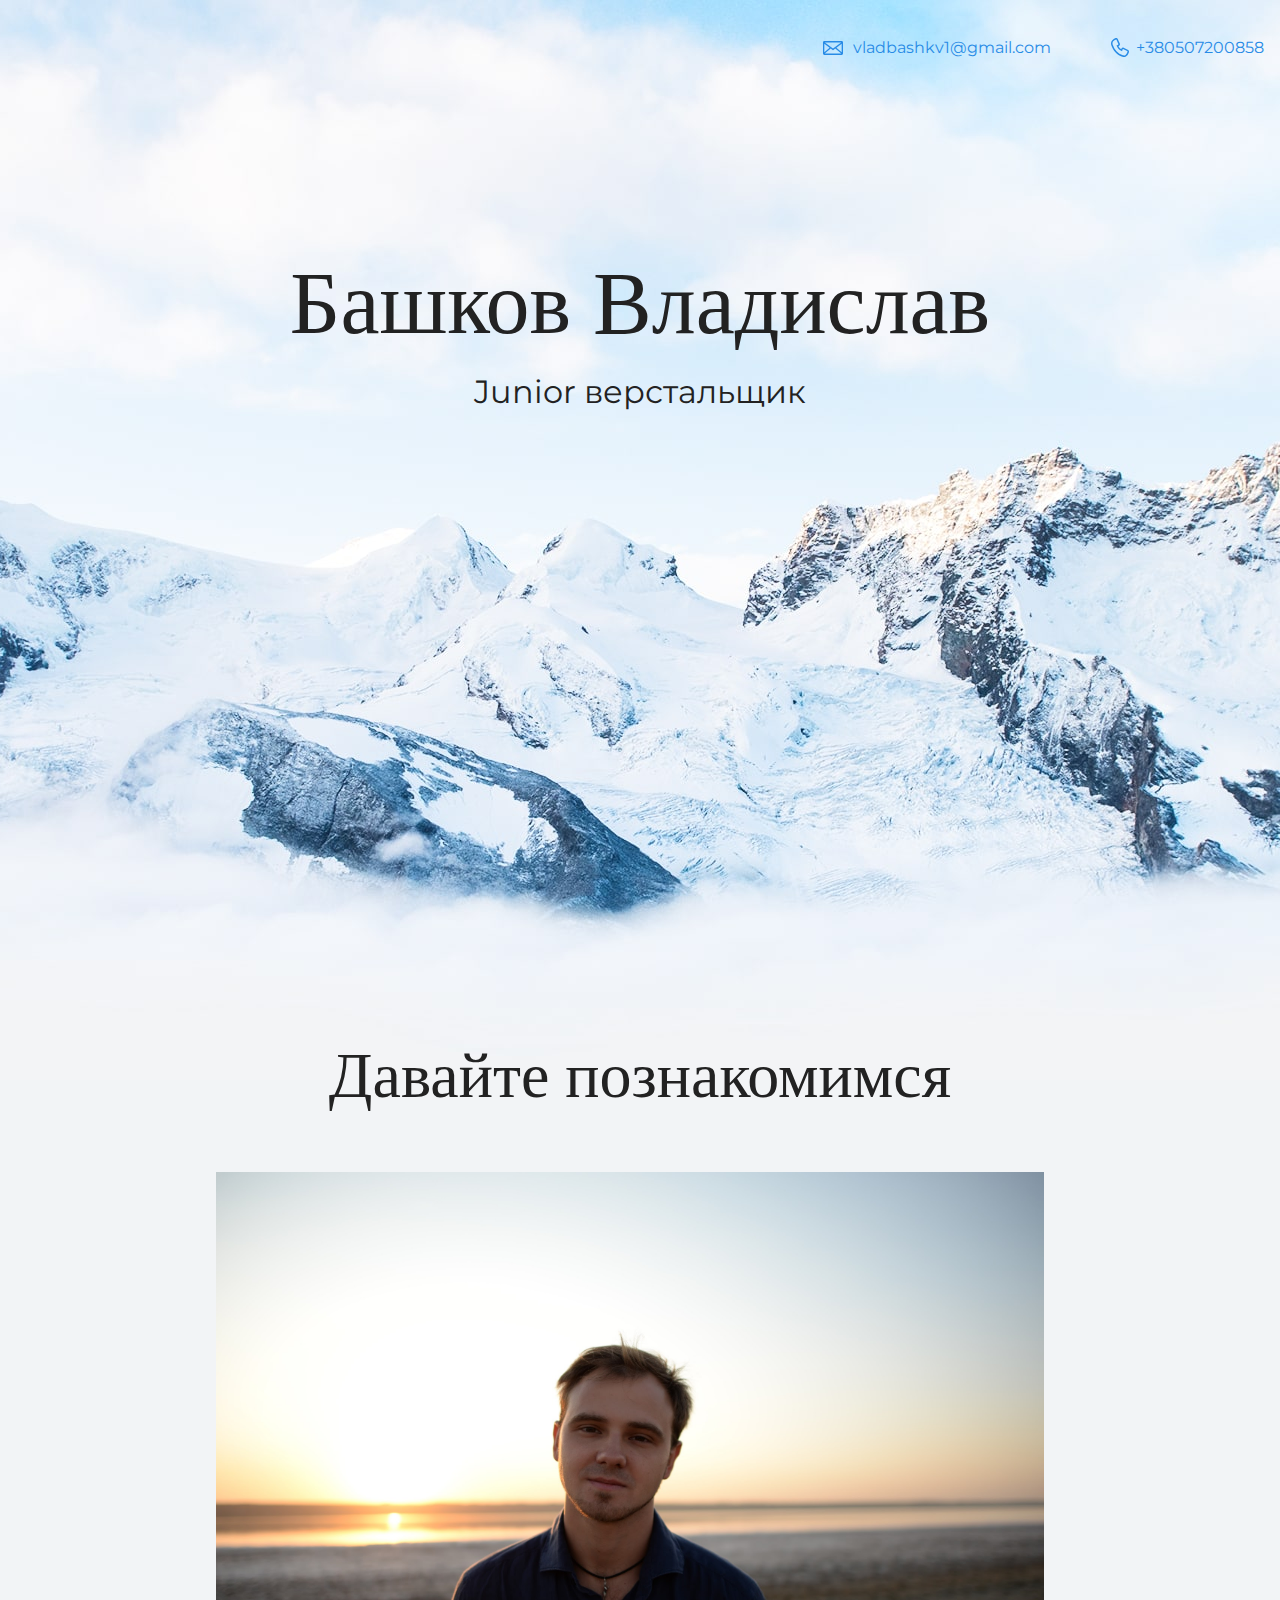
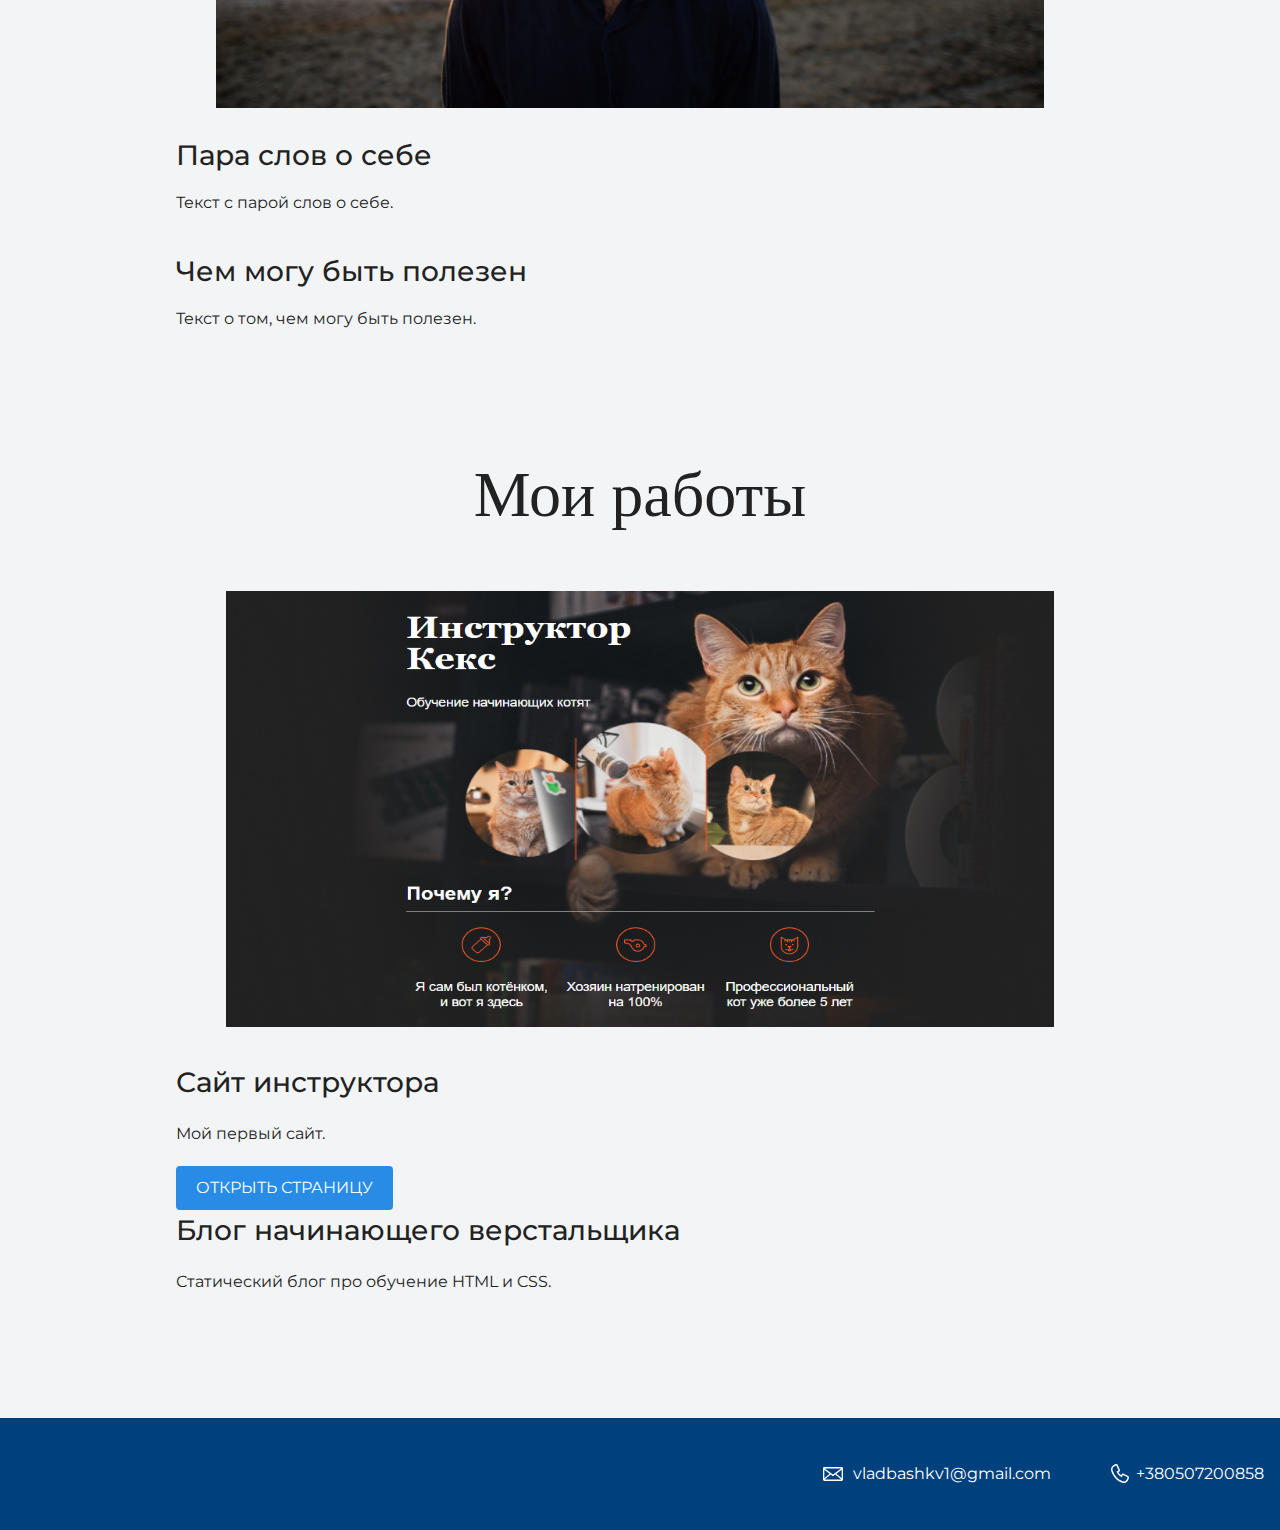
<file: index.html>
<!DOCTYPE html>
<html lang="ru">
  <head>
    <meta charset="UTF-8">
    <link rel="stylesheet" href="style.css">
    <title>Портфолио Junior верстальщика</title>
    <link href="https://fonts.googleapis.com/css?family=Montserrat:400,500,700|Old+Standard+TT&display=swap&subset=cyrillic" rel="stylesheet"> 
  </head>

  <body>
    <header class="page-header">
      <div class="container">
      <a class="header-email" href="vladbashkv1@gmail.com"> vladbashkv1@gmail.com</a>
      <a class="header-phone" href="tel:+380507200858"> +380507200858</a>
      </div>
    </header>
    

    <section class="hero-image">
      <div class="container">
        <h1 class="heading">Башков Владислав</h1>
        <p>Junior верстальщик</p>
      </div>
    </section>

    <section class="intro">
      <div class="container">
        <h2 class="subheading">Давайте познакомимся</h2>
        <figure>
          <img src="files/user.jpg" width="828" height="536" alt="Фотография Неопознанного Енота">
        </figure>
      <h3>Пара слов о себе</h3>
      <p>Текст с парой слов о себе.</p>
      <h3>Чем могу быть полезен</h3>
      <p>Текст о том, чем могу быть полезен.</p>
      </div>
    </section>

    <section class="portfolio">
      <div class="container">
      <h2 class="subheading">Мои работы</h2>
      <figure class="project-image">
        <img src="files/project.jpg" width="828" height="436" alt="Сайт инструктора">
      </figure>
      <h3>Сайт инструктора</h3>
      <p>Мой первый сайт.</p>
      <a class="button" href="source/project/index.html">Открыть страницу</a>


      <h3>Блог начинающего верстальщика</h3>
      <p>Статический блог про обучение HTML и CSS.</p>
      </div>
    </section>

    <footer class="page-footer">
      <div class="container">
        <a class="footer-email" href="vladbashkv1@gmail.com">vladbashkv1@gmail.com</a>
    <a class="footer-phone" href="tel:+380507200858">+380507200858</a>
      </div>
    </footer>
  </body>
</html>
</file>
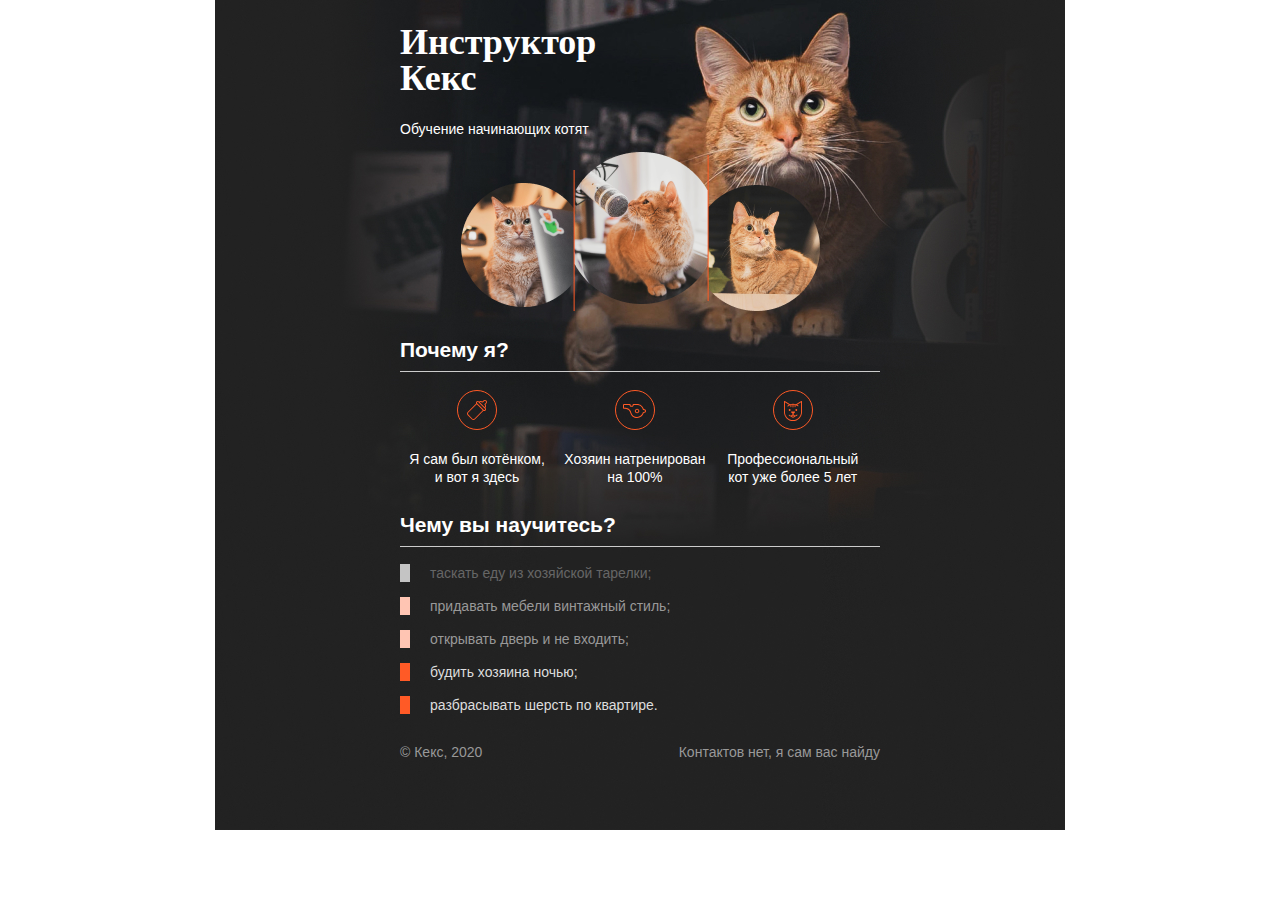
<file: source/project/index.html>
<!DOCTYPE html>
<html lang="ru">
  <head>
    <meta charset="utf-8">
    <title>Инструктор Кекс</title>
    <link rel="stylesheet" href="style.css">
  </head>
  <body>
    <div class="container">
      <header class="site-header">
        <h1>Инструктор Кекс</h1>
        <p>Обучение начинающих котят</p>
        <img src="img/keks.png">
      </header>

      <section class="features">
        <h2>Почему я?</h2>
        <p class="feature-kitten">Я сам был котёнком, и вот я здесь</p>
        <p class="feature-train">Хозяин натренирован на 100%</p>
        <p class="feature-cat">Профессиональный кот уже более 5 лет</p>
      </section>

      <section class="skills">
        <h2>Чему вы научитесь?</h2>
        <ul class="skills-list">
          <li class="skills-item">таскать еду из хозяйской тарелки;</li>
          <li class="skills-item standart">придавать мебели винтажный стиль;</li>
          <li class="skills-item standart">открывать дверь и не входить;</li>
          <li class="skills-item vip">будить хозяина ночью;</li>
          <li class="skills-item vip">разбрасывать шерсть по квартире.</li>
        </ul>
      </section>

      <footer class="site-footer">
        <p>© Кекс, 2020</p>
        <p>Контактов нет, я сам вас найду</p>
      </footer>
    </div>
  </body>
</html>
</file>
<file: style.css>
body {
  margin: 0;
  min-width: 960px;
  font-family: "Montserrat", "Helvetica", "Arial", sans-serif;
  font-size: 16px;
  line-height: 32px;
  color: #222222;
  background-color: #f2f4f6;
  background-image: url("img/hero-bg.jpg");
  background-repeat: no-repeat;
  background-position: top center;
}

.container {
  max-width: 928px;
  margin: 0 auto;
  padding: 0 16px;
}

.page-header {
  margin: 0 0 160px;
  padding: 32px 0 32px;
}

.page-header .container,
.page-footer .container {
  max-width: 1408px;
  text-align: right;
}

.page-header a {
  margin-left: 56px;
  color: #288be6;
  text-decoration: none;
  background-repeat: no-repeat;
  background-position: left;
}

.header-email {
  padding-left: 30px;
  background-image: url("img/icon-email-header.svg");
}

.header-phone {
  padding-left: 25px;
  background-image: url("img/icon-phone-header.svg");
}

.hero-image {
  margin-bottom: 620px;
}

.hero-image .container {
  max-width: 1408px;
  text-align: center;
}

.heading {
  margin: 0 0 16px;
  font-family: "Old Standard TT", "Times", "Times New Roman", serif;
  font-size: 88px;
  line-height: 96px;
  font-weight: 400;
}

.hero-image p {
  margin: 0;
  font-size: 32px;
  line-height: 48px;
}

.intro {
  margin: 0 0 120px;
}

.subheading {
  margin: 0 0 56px;
  font-family: "Old Standard TT", "Times", "Times New Roman", serif;
  font-size: 64px;
  line-height: 80px;
  font-weight: 400;
  text-align: center;
}

.user-image {
  margin: 0 0 32px;
  text-align: center;
}

.intro h3,
.portfolio h3 {
  margin: 0 0 12px;
  font-size: 28px;
  line-height: 40px;
  font-weight: 500;
}

.intro p {
  margin: 0 0 32px;
}

.skills-list {
  margin: 0;
  padding: 0;
}

.skills-list dt {
  padding-left: 32px;
  background-repeat: no-repeat;
  background-position: left;
}

.skill-html {
  background-image: url("img/icon-html.svg");
}

.skill-css {
  background-image: url("img/icon-css.svg");
}

.level {
  margin: 4px 0 16px;
  padding: 0;
  height: 14px;
  font-size: 0;
  background-color: #ffffff;
  border: 1px solid #86c3fa;
  border-radius: 8px;
}

.level div {
  margin: 1px;
  height: 12px;
  background-color: #288be6;
  border-radius: 6px;
}

.portfolio {
  margin: 0 0 120px;
}

.projects {
  margin: 0;
  padding: 0;
  list-style: none;
}

.projects li {
  margin: 0 0 80px;
}

.project-image {
  margin: 0 0 24px;
  text-align: center;
}

.projects p {
  margin: 0 0 24px;
}

.button {
  padding: 6px 20px;
  display: inline-block;
  vertical-align: baseline;
  text-decoration: none;
  text-transform: uppercase;
  border-radius: 4px;
  background-color: #288be6;
  color: #ffffff;
}

.page-footer {
  padding: 40px 0;
  background-color: #00417d;
  color: #ffffff;
}

.page-footer a {
  margin-left: 56px;
  color: inherit;
  text-decoration: none;
  background-repeat: no-repeat;
  background-position: left;
}

.footer-email {
  padding-left: 30px;
  background-image: url("img/icon-email-footer.svg");
}

.footer-phone {
  padding-left: 25px;
  background-image: url("img/icon-phone-footer.svg");
}
</file>
<file: source/project/style.css>
body {
  padding: 0;
  font-family: "Arial", sans-serif;
  font-size: 14px;
  line-height: 18px;
  color: white;
  background: #ffffff url("img/keks-background-dark.jpg") no-repeat 50% 0;
}

h1 {
  width: 260px;
  font-family: "Georgia", serif;
  font-size: 36px;
  line-height: 36px;
}

h2 {
  padding-bottom: 12px;
  border-bottom: 1px solid #cccccc;
}

.site-header {
  margin-bottom: 30px;
}

.skills-item {
  margin-bottom: 15px;
  padding-left: 20px;
  border-left: 10px solid #c4c4c4;
  color: #666666;
}

.standart {
  border-color: #ffc5b3;
  color: #999999;
}


.vip {
  border-color: #ff5a26;
  color: #dddddd;
}

.container {
  width: 480px;
  margin: 0 auto;
}

.site-header img {
  display: block;
  margin: 0 auto;
}

.features {
  margin-bottom: 30px;
}

.features p {
  display: inline-block;
  vertical-align: top;
  width: 30%;
  margin: 0 5px;
  text-align: center;
  background-repeat: no-repeat;
  background-position: center top;
}

.feature-kitten {
  padding-top: 60px;
  background-image: url("img/bottle.svg");
}

.feature-cat {
  padding-top: 60px;
  background-image: url("img/cat.svg");
}

.feature-train {
  padding-top: 60px;
  background-image: url("img/whistle.svg");
}

.skills-list {
  padding: 0;
  list-style: none;
}

.site-footer {
  display: flex;
  justify-content: space-between;
  color: #999999;
}
</file>
